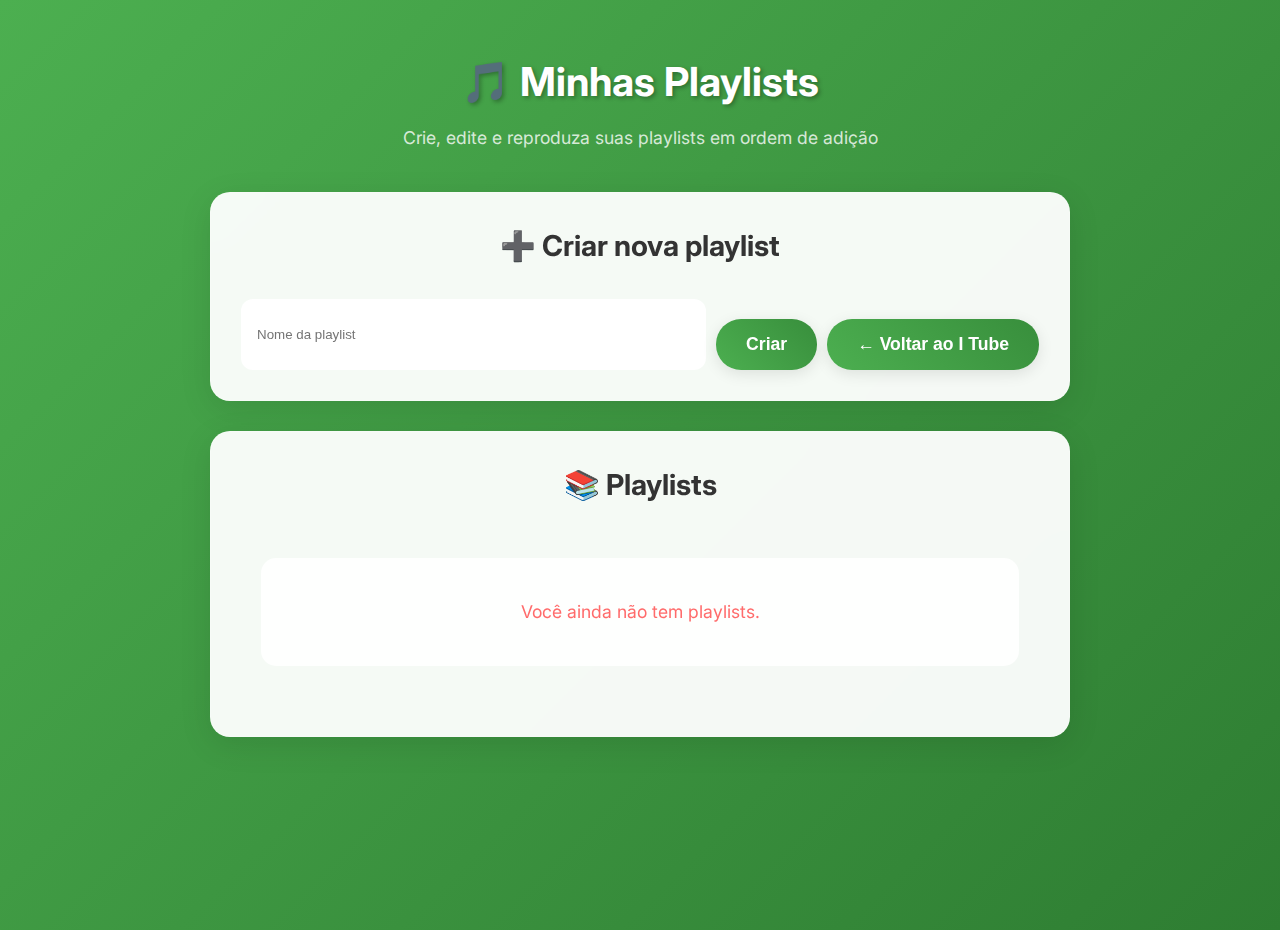
<file: playlists.html>
<!DOCTYPE html>
<html lang="pt-br">
<head>
    <meta charset="UTF-8">
    <meta name="viewport" content="width=device-width, initial-scale=1.0">
    <title>Playlists - I Tube</title>
    <link rel="stylesheet" href="estilo.css">
    <link rel="icon" type="image/svg+xml" href="icon.svg">
    <link rel="preconnect" href="https://fonts.googleapis.com">
    <link rel="preconnect" href="https://fonts.gstatic.com" crossorigin>
    <link href="https://fonts.googleapis.com/css2?family=Inter:wght@300;400;500;600;700&display=swap" rel="stylesheet">
</head>
<body>
    <div class="settings-page">
        <div class="settings-header">
            <h1>🎵 Minhas Playlists</h1>
            <p>Crie, edite e reproduza suas playlists em ordem de adição</p>
        </div>

        <div class="theme-section">
            <h2>➕ Criar nova playlist</h2>
            <div style="display:flex; gap:10px; flex-wrap:wrap;">
                <input id="newPlaylistName" type="text" placeholder="Nome da playlist" style="flex:1; padding:12px 16px; border-radius:12px; border:none;">
                <button class="back-btn" onclick="createPlaylist()">Criar</button>
                <button class="back-btn" onclick="goBack()">← Voltar ao I Tube</button>
            </div>
        </div>

        <div class="theme-section">
            <h2>📚 Playlists</h2>
            <div id="playlistList" class="theme-grid"></div>
        </div>
    </div>

    <script>
        function loadTheme() {
            const savedTheme = localStorage.getItem('selectedTheme') || 'green';
            document.body.setAttribute('data-theme', savedTheme);
        }

        function goBack() {
            window.location.href = 'index.html';
        }

        function getPlaylists() {
            return JSON.parse(localStorage.getItem('playlists')) || {};
        }

        function savePlaylists(playlists) {
            localStorage.setItem('playlists', JSON.stringify(playlists));
        }

        function createPlaylist() {
            const input = document.getElementById('newPlaylistName');
            const name = (input.value || '').trim();
            if (!name) return alert('Digite um nome para a playlist.');
            const playlists = getPlaylists();
            if (playlists[name]) return alert('Já existe uma playlist com esse nome.');
            playlists[name] = [];
            savePlaylists(playlists);
            input.value = '';
            renderPlaylists();
        }

        function deletePlaylist(name) {
            const playlists = getPlaylists();
            if (!playlists[name]) return;
            if (!confirm(`Excluir playlist "${name}"?`)) return;
            delete playlists[name];
            savePlaylists(playlists);
            renderPlaylists();
        }

        function playPlaylist(name) {
            const playlists = getPlaylists();
            const items = playlists[name] || [];
            if (items.length === 0) return alert('Playlist vazia.');
            // Abre o player com o primeiro vídeo e cria fila manual (simplificada via query string)
            const ids = items.map(v => v.id);
            const first = ids[0];
            // Leva para index com hash simples contendo a lista (fallback: toca o primeiro)
            localStorage.setItem('currentQueue', JSON.stringify(ids));
            window.location.href = 'index.html';
        }

        function renderPlaylists() {
            const list = document.getElementById('playlistList');
            list.innerHTML = '';
            const playlists = getPlaylists();
            const names = Object.keys(playlists);
            if (names.length === 0) {
                list.innerHTML = '<div class="error-message">Você ainda não tem playlists.</div>';
                return;
            }
            names.forEach(name => {
                const count = playlists[name].length;
                const div = document.createElement('div');
                div.className = 'theme-option';
                div.innerHTML = `
                    <div class="theme-preview" style="background: var(--secondary-gradient);"></div>
                    <div class="theme-name">${name}</div>
                    <div style="color: var(--text-secondary); margin-top:6px;">${count} vídeo(s)</div>
                    <div style="display:flex; gap:8px; justify-content:center; margin-top:12px;">
                        <button class="back-btn" style="padding:10px 16px;" onclick="playPlaylist('${name.replace(/'/g, "\\'")}')">▶️ Reproduzir</button>
                        <button class="back-btn" style="padding:10px 16px; background:#ff6b6b;" onclick="deletePlaylist('${name.replace(/'/g, "\\'")}')">🗑️ Excluir</button>
                    </div>
                `;
                list.appendChild(div);
            });
        }

        loadTheme();
        renderPlaylists();
    </script>
</body>
</html>
</file>
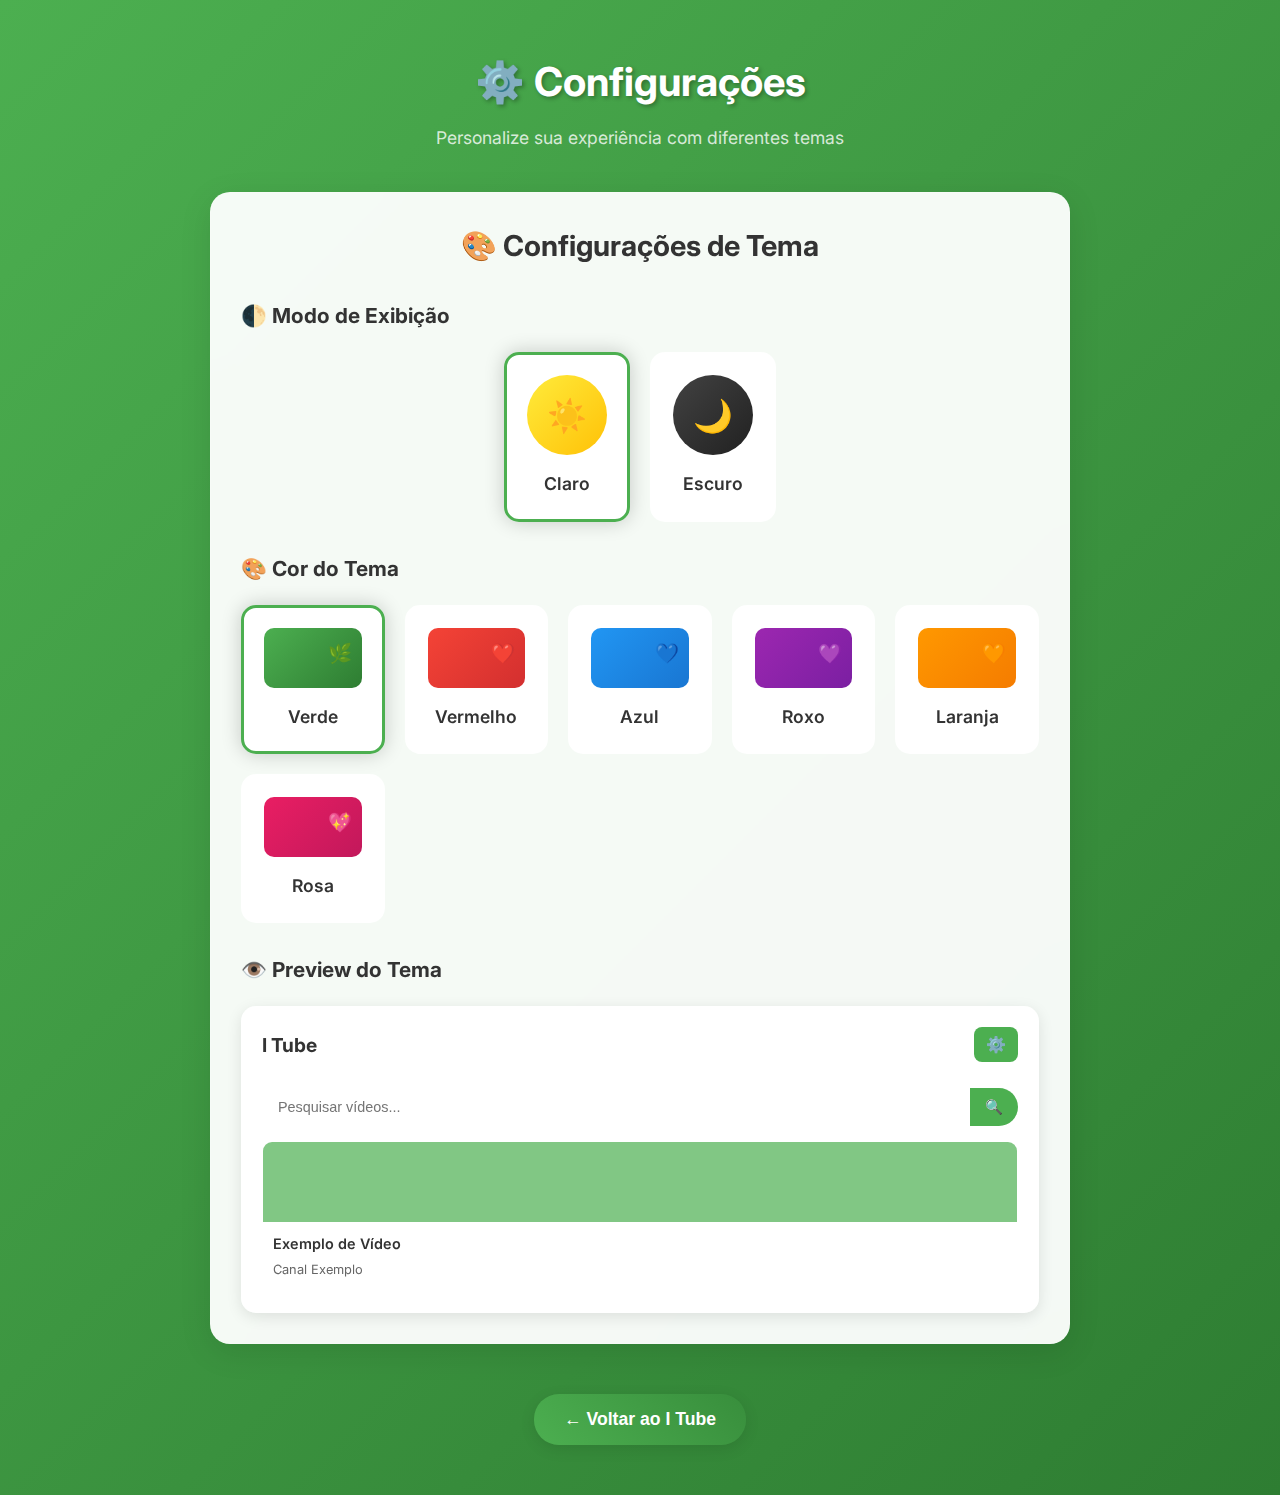
<file: settings.html>
<!DOCTYPE html>
<html lang="pt-br">
<head>
    <meta charset="UTF-8">
    <meta name="viewport" content="width=device-width, initial-scale=1.0">
    <title>Configurações - I Tube</title>
    <link rel="stylesheet" href="estilo.css">
    <link rel="icon" type="image/jpeg" href="icon.jpeg">
    <link rel="preconnect" href="https://fonts.googleapis.com">
    <link rel="preconnect" href="https://fonts.gstatic.com" crossorigin>
    <link href="https://fonts.googleapis.com/css2?family=Inter:wght@300;400;500;600;700&display=swap" rel="stylesheet">
</head>
<body>
    <div class="settings-page">
        <div class="settings-header">
            <h1>⚙️ Configurações</h1>
            <p>Personalize sua experiência com diferentes temas</p>
        </div>

        <div class="theme-section">
            <h2>🎨 Configurações de Tema</h2>
            
            <!-- Seletor de Modo (Claro/Escuro) -->
            <div class="mode-selector">
                <h3>🌓 Modo de Exibição</h3>
                <div class="mode-options">
                    <div class="mode-option active" data-mode="light" onclick="selectMode('light')">
                        <div class="mode-preview light">
                            <span class="mode-emoji">☀️</span>
                        </div>
                        <div class="mode-name">Claro</div>
                    </div>
                    <div class="mode-option" data-mode="dark" onclick="selectMode('dark')">
                        <div class="mode-preview dark">
                            <span class="mode-emoji">🌙</span>
                        </div>
                        <div class="mode-name">Escuro</div>
                    </div>
                </div>
            </div>

            <!-- Seletor de Cores -->
            <div class="color-selector">
                <h3>🎨 Cor do Tema</h3>
                <div class="theme-grid">
                    <div class="theme-option active" data-color="green" onclick="selectColor('green')">
                        <div class="theme-preview" style="background: linear-gradient(135deg, #4caf50 0%, #2e7d32 100%);">
                            <span class="theme-emoji">🌿</span>
                        </div>
                        <div class="theme-name">Verde</div>
                    </div>

                    <div class="theme-option" data-color="red" onclick="selectColor('red')">
                        <div class="theme-preview" style="background: linear-gradient(135deg, #f44336 0%, #d32f2f 100%);">
                            <span class="theme-emoji">❤️</span>
                        </div>
                        <div class="theme-name">Vermelho</div>
                    </div>

                    <div class="theme-option" data-color="blue" onclick="selectColor('blue')">
                        <div class="theme-preview" style="background: linear-gradient(135deg, #2196f3 0%, #1976d2 100%);">
                            <span class="theme-emoji">💙</span>
                        </div>
                        <div class="theme-name">Azul</div>
                    </div>

                    <div class="theme-option" data-color="purple" onclick="selectColor('purple')">
                        <div class="theme-preview" style="background: linear-gradient(135deg, #9c27b0 0%, #7b1fa2 100%);">
                            <span class="theme-emoji">💜</span>
                        </div>
                        <div class="theme-name">Roxo</div>
                    </div>

                    <div class="theme-option" data-color="orange" onclick="selectColor('orange')">
                        <div class="theme-preview" style="background: linear-gradient(135deg, #ff9800 0%, #f57c00 100%);">
                            <span class="theme-emoji">🧡</span>
                        </div>
                        <div class="theme-name">Laranja</div>
                    </div>

                    <div class="theme-option" data-color="pink" onclick="selectColor('pink')">
                        <div class="theme-preview" style="background: linear-gradient(135deg, #e91e63 0%, #c2185b 100%);">
                            <span class="theme-emoji">💖</span>
                        </div>
                        <div class="theme-name">Rosa</div>
                    </div>
                </div>
            </div>

            <!-- Preview do Tema -->
            <div class="theme-preview-section">
                <h3>👁️ Preview do Tema</h3>
                <div class="preview-container">
                    <div class="preview-header">
                        <h4>I Tube</h4>
                        <button class="preview-btn">⚙️</button>
                    </div>
                    <div class="preview-search">
                        <input type="text" placeholder="Pesquisar vídeos..." readonly>
                        <button class="preview-search-btn">🔍</button>
                    </div>
                    <div class="preview-content">
                        <div class="preview-video">
                            <div class="preview-thumbnail"></div>
                            <div class="preview-info">
                                <h5>Exemplo de Vídeo</h5>
                                <p>Canal Exemplo</p>
                            </div>
                        </div>
                    </div>
                </div>
            </div>
        </div>

        <div style="text-align: center;">
            <button class="back-btn" onclick="goBack()">← Voltar ao I Tube</button>
        </div>
    </div>

    <script>
        // Carrega as configurações salvas
        function loadSettings() {
            const savedMode = localStorage.getItem('themeMode') || 'light';
            const savedColor = localStorage.getItem('themeColor') || 'green';
            
            // Aplica o tema combinado
            applyTheme(savedMode, savedColor);
            
            // Atualiza a interface
            updateModeUI(savedMode);
            updateColorUI(savedColor);
        }

        // Aplica o tema combinado
        function applyTheme(mode, color) {
            const themeClass = `${mode}-${color}`;
            document.body.setAttribute('data-theme', themeClass);
            localStorage.setItem('themeMode', mode);
            localStorage.setItem('themeColor', color);
        }

        // Seleciona o modo (claro/escuro)
        function selectMode(mode) {
            const currentColor = localStorage.getItem('themeColor') || 'green';
            applyTheme(mode, currentColor);
            updateModeUI(mode);
        }

        // Seleciona a cor do tema
        function selectColor(color) {
            const currentMode = localStorage.getItem('themeMode') || 'light';
            applyTheme(currentMode, color);
            updateColorUI(color);
        }

        // Atualiza a UI do modo
        function updateModeUI(mode) {
            document.querySelectorAll('.mode-option').forEach(option => {
                option.classList.remove('active');
            });
            document.querySelector(`[data-mode="${mode}"]`).classList.add('active');
        }

        // Atualiza a UI da cor
        function updateColorUI(color) {
            document.querySelectorAll('.theme-option').forEach(option => {
                option.classList.remove('active');
            });
            document.querySelector(`[data-color="${color}"]`).classList.add('active');
        }

        // Volta para a página principal
        function goBack() {
            window.location.href = 'index.html';
        }

        // Carrega as configurações ao inicializar
        loadSettings();
    </script>
</body>
</html>
</file>
<file: estilo.css>
/* Reset básico */
* {
    margin: 0;
    padding: 0;
    box-sizing: border-box;
}

/* Sistema de Temas - CSS Custom Properties */
:root {
    /* Tema Verde Claro (padrão) */
    --primary-gradient: linear-gradient(135deg, #4caf50 0%, #2e7d32 100%);
    --secondary-gradient: linear-gradient(45deg, #4caf50, #388e3c);
    --accent-color: #4caf50;
    --accent-hover: #388e3c;
    --text-primary: #333;
    --text-secondary: #666;
    --background-glass: rgba(255,255,255,0.95);
    --shadow-color: rgba(0,0,0,0.1);
    --card-background: rgba(255,255,255,0.95);
    --input-background: rgba(255,255,255,0.9);
    --border-color: rgba(255,255,255,0.2);
}

/* Temas Claro - Verde */
[data-theme="light-green"] {
    --primary-gradient: linear-gradient(135deg, #4caf50 0%, #2e7d32 100%);
    --secondary-gradient: linear-gradient(45deg, #4caf50, #388e3c);
    --accent-color: #4caf50;
    --accent-hover: #388e3c;
    --text-primary: #333;
    --text-secondary: #666;
    --background-glass: rgba(255,255,255,0.95);
    --shadow-color: rgba(0,0,0,0.1);
    --card-background: rgba(255,255,255,0.95);
    --input-background: rgba(255,255,255,0.9);
    --border-color: rgba(255,255,255,0.2);
}

/* Temas Claro - Vermelho */
[data-theme="light-red"] {
    --primary-gradient: linear-gradient(135deg, #f44336 0%, #d32f2f 100%);
    --secondary-gradient: linear-gradient(45deg, #f44336, #d32f2f);
    --accent-color: #f44336;
    --accent-hover: #d32f2f;
    --text-primary: #333;
    --text-secondary: #666;
    --background-glass: rgba(255,255,255,0.95);
    --shadow-color: rgba(0,0,0,0.1);
    --card-background: rgba(255,255,255,0.95);
    --input-background: rgba(255,255,255,0.9);
    --border-color: rgba(255,255,255,0.2);
}

/* Temas Claro - Azul */
[data-theme="light-blue"] {
    --primary-gradient: linear-gradient(135deg, #2196f3 0%, #1976d2 100%);
    --secondary-gradient: linear-gradient(45deg, #2196f3, #1976d2);
    --accent-color: #2196f3;
    --accent-hover: #1976d2;
    --text-primary: #333;
    --text-secondary: #666;
    --background-glass: rgba(255,255,255,0.95);
    --shadow-color: rgba(0,0,0,0.1);
    --card-background: rgba(255,255,255,0.95);
    --input-background: rgba(255,255,255,0.9);
    --border-color: rgba(255,255,255,0.2);
}

/* Temas Claro - Roxo */
[data-theme="light-purple"] {
    --primary-gradient: linear-gradient(135deg, #9c27b0 0%, #7b1fa2 100%);
    --secondary-gradient: linear-gradient(45deg, #9c27b0, #7b1fa2);
    --accent-color: #9c27b0;
    --accent-hover: #7b1fa2;
    --text-primary: #333;
    --text-secondary: #666;
    --background-glass: rgba(255,255,255,0.95);
    --shadow-color: rgba(0,0,0,0.1);
    --card-background: rgba(255,255,255,0.95);
    --input-background: rgba(255,255,255,0.9);
    --border-color: rgba(255,255,255,0.2);
}

/* Temas Claro - Laranja */
[data-theme="light-orange"] {
    --primary-gradient: linear-gradient(135deg, #ff9800 0%, #f57c00 100%);
    --secondary-gradient: linear-gradient(45deg, #ff9800, #f57c00);
    --accent-color: #ff9800;
    --accent-hover: #f57c00;
    --text-primary: #333;
    --text-secondary: #666;
    --background-glass: rgba(255,255,255,0.95);
    --shadow-color: rgba(0,0,0,0.1);
    --card-background: rgba(255,255,255,0.95);
    --input-background: rgba(255,255,255,0.9);
    --border-color: rgba(255,255,255,0.2);
}

/* Temas Claro - Rosa */
[data-theme="light-pink"] {
    --primary-gradient: linear-gradient(135deg, #e91e63 0%, #c2185b 100%);
    --secondary-gradient: linear-gradient(45deg, #e91e63, #c2185b);
    --accent-color: #e91e63;
    --accent-hover: #c2185b;
    --text-primary: #333;
    --text-secondary: #666;
    --background-glass: rgba(255,255,255,0.95);
    --shadow-color: rgba(0,0,0,0.1);
    --card-background: rgba(255,255,255,0.95);
    --input-background: rgba(255,255,255,0.9);
    --border-color: rgba(255,255,255,0.2);
}

/* Temas Escuro - Verde */
[data-theme="dark-green"] {
    --primary-gradient: linear-gradient(135deg, #2e7d32 0%, #1b5e20 100%);
    --secondary-gradient: linear-gradient(45deg, #2e7d32, #1b5e20);
    --accent-color: #4caf50;
    --accent-hover: #66bb6a;
    --text-primary: #ffffff;
    --text-secondary: #b0b0b0;
    --background-glass: rgba(0,0,0,0.7);
    --shadow-color: rgba(0,0,0,0.3);
    --card-background: rgba(30,30,30,0.9);
    --input-background: rgba(40,40,40,0.9);
    --border-color: rgba(255,255,255,0.1);
}

/* Temas Escuro - Vermelho */
[data-theme="dark-red"] {
    --primary-gradient: linear-gradient(135deg, #d32f2f 0%, #b71c1c 100%);
    --secondary-gradient: linear-gradient(45deg, #d32f2f, #b71c1c);
    --accent-color: #f44336;
    --accent-hover: #ef5350;
    --text-primary: #ffffff;
    --text-secondary: #b0b0b0;
    --background-glass: rgba(0,0,0,0.7);
    --shadow-color: rgba(0,0,0,0.3);
    --card-background: rgba(30,30,30,0.9);
    --input-background: rgba(40,40,40,0.9);
    --border-color: rgba(255,255,255,0.1);
}

/* Temas Escuro - Azul */
[data-theme="dark-blue"] {
    --primary-gradient: linear-gradient(135deg, #1976d2 0%, #0d47a1 100%);
    --secondary-gradient: linear-gradient(45deg, #1976d2, #0d47a1);
    --accent-color: #2196f3;
    --accent-hover: #42a5f5;
    --text-primary: #ffffff;
    --text-secondary: #b0b0b0;
    --background-glass: rgba(0,0,0,0.7);
    --shadow-color: rgba(0,0,0,0.3);
    --card-background: rgba(30,30,30,0.9);
    --input-background: rgba(40,40,40,0.9);
    --border-color: rgba(255,255,255,0.1);
}

/* Temas Escuro - Roxo */
[data-theme="dark-purple"] {
    --primary-gradient: linear-gradient(135deg, #7b1fa2 0%, #4a148c 100%);
    --secondary-gradient: linear-gradient(45deg, #7b1fa2, #4a148c);
    --accent-color: #9c27b0;
    --accent-hover: #ba68c8;
    --text-primary: #ffffff;
    --text-secondary: #b0b0b0;
    --background-glass: rgba(0,0,0,0.7);
    --shadow-color: rgba(0,0,0,0.3);
    --card-background: rgba(30,30,30,0.9);
    --input-background: rgba(40,40,40,0.9);
    --border-color: rgba(255,255,255,0.1);
}

/* Temas Escuro - Laranja */
[data-theme="dark-orange"] {
    --primary-gradient: linear-gradient(135deg, #f57c00 0%, #e65100 100%);
    --secondary-gradient: linear-gradient(45deg, #f57c00, #e65100);
    --accent-color: #ff9800;
    --accent-hover: #ffb74d;
    --text-primary: #ffffff;
    --text-secondary: #b0b0b0;
    --background-glass: rgba(0,0,0,0.7);
    --shadow-color: rgba(0,0,0,0.3);
    --card-background: rgba(30,30,30,0.9);
    --input-background: rgba(40,40,40,0.9);
    --border-color: rgba(255,255,255,0.1);
}

/* Temas Escuro - Rosa */
[data-theme="dark-pink"] {
    --primary-gradient: linear-gradient(135deg, #c2185b 0%, #880e4f 100%);
    --secondary-gradient: linear-gradient(45deg, #c2185b, #880e4f);
    --accent-color: #e91e63;
    --accent-hover: #f06292;
    --text-primary: #ffffff;
    --text-secondary: #b0b0b0;
    --background-glass: rgba(0,0,0,0.7);
    --shadow-color: rgba(0,0,0,0.3);
    --card-background: rgba(30,30,30,0.9);
    --input-background: rgba(40,40,40,0.9);
    --border-color: rgba(255,255,255,0.1);
}

body {
    font-family: 'Inter', 'Segoe UI', Tahoma, Geneva, Verdana, sans-serif;
    background: var(--primary-gradient);
    min-height: 100vh;
    color: var(--text-primary);
    line-height: 1.6;
    transition: background 0.3s ease;
}

header {
    background: var(--primary-gradient);
    color: white;
    padding: 30px 20px;
    text-align: center;
    box-shadow: 0 8px 32px var(--shadow-color);
    backdrop-filter: blur(10px);
    border-bottom: 1px solid rgba(255,255,255,0.1);
    position: relative;
    transition: background 0.3s ease;
    overflow: visible;
}

header h1 {
    margin-bottom: 20px;
    font-size: 3em;
    font-weight: 700;
    color: #fff;
    text-shadow: 2px 2px 4px rgba(0,0,0,0.3);
    display: flex;
    align-items: center;
    gap: 12px;
}

.brand-icon {
    width: 48px;
    height: 48px;
    filter: drop-shadow(0 2px 4px rgba(0,0,0,0.3));
    border-radius: 8px;
}

.settings-btn {
    position: absolute;
    top: 20px;
    right: 20px;
    background: rgba(255,255,255,0.2);
    border: none;
    border-radius: 50%;
    width: 50px;
    height: 50px;
    cursor: pointer;
    display: flex;
    align-items: center;
    justify-content: center;
    font-size: 1.5em;
    transition: all 0.3s ease;
    backdrop-filter: blur(10px);
    z-index: 10;
}

.settings-btn:hover {
    background: rgba(255,255,255,0.3);
    transform: scale(1.1) rotate(90deg);
}

/* Garantir que não haja sobreposição de elementos */
header > * {
    position: relative;
    z-index: auto;
}

header .settings-btn {
    position: absolute !important;
    z-index: 100 !important;
}

.search-bar {
    display: flex;
    justify-content: center;
    gap: 0;
    max-width: 600px;
    margin: 0 auto;
}

#search-input {
    flex: 1;
    padding: 15px 20px;
    border: none;
    border-radius: 25px 0 0 25px;
    font-size: 1.1em;
    background: rgba(255,255,255,0.9);
    backdrop-filter: blur(10px);
    box-shadow: 0 4px 15px rgba(0,0,0,0.1);
    transition: all 0.3s ease;
}

#search-input:focus {
    outline: none;
    background: rgba(255,255,255,1);
    box-shadow: 0 6px 20px rgba(0,0,0,0.15);
    transform: translateY(-2px);
}

#search-button {
    padding: 15px 25px;
    background: var(--secondary-gradient);
    color: white;
    border: none;
    cursor: pointer;
    border-radius: 0 25px 25px 0;
    font-size: 1.1em;
    font-weight: 600;
    transition: all 0.3s ease;
    box-shadow: 0 4px 15px var(--shadow-color);
}

#search-button:hover {
    background: var(--accent-hover);
    transform: translateY(-2px);
    box-shadow: 0 6px 20px rgba(0,0,0,0.2);
}

#search-button:active {
    transform: translateY(0);
}

#playlists-button {
    margin-left: 10px;
    padding: 15px 20px;
    background: var(--background-glass);
    color: var(--text-primary);
    border: none;
    cursor: pointer;
    border-radius: 25px;
    font-size: 1.05em;
    font-weight: 600;
    transition: all 0.3s ease;
    box-shadow: 0 4px 15px var(--shadow-color);
}

#playlists-button:hover {
    transform: translateY(-2px);
    box-shadow: 0 6px 20px rgba(0,0,0,0.2);
}

#favorites-button {
    margin-left: 10px;
    padding: 15px 20px;
    background: var(--background-glass);
    color: var(--text-primary);
    border: none;
    cursor: pointer;
    border-radius: 25px;
    font-size: 1.05em;
    font-weight: 600;
    transition: all 0.3s ease;
    box-shadow: 0 4px 15px var(--shadow-color);
}

#favorites-button:hover {
    transform: translateY(-2px);
    box-shadow: 0 6px 20px rgba(0,0,0,0.2);
}

main {
    max-width: 1400px;
    margin: 30px auto;
    padding: 20px;
    display: grid;
    grid-template-columns: repeat(auto-fill, minmax(320px, 1fr));
    gap: 25px;
}

.video-item {
    background: var(--background-glass);
    border-radius: 15px;
    box-shadow: 0 8px 32px var(--shadow-color);
    overflow: hidden;
    cursor: pointer;
    transition: all 0.3s ease;
    backdrop-filter: blur(10px);
    border: 1px solid rgba(255,255,255,0.2);
}

.video-item:hover {
    transform: translateY(-8px) scale(1.02);
    box-shadow: 0 20px 40px rgba(0,0,0,0.2);
}

.video-item img {
    width: 100%;
    height: 200px;
    object-fit: cover;
    display: block;
    transition: transform 0.3s ease;
}

.video-item:hover img {
    transform: scale(1.05);
}

.video-info {
    padding: 20px;
}

.video-item h3 {
    font-size: 1.1em;
    color: var(--text-primary);
    margin-bottom: 10px;
    font-weight: 600;
    display: -webkit-box;
    -webkit-line-clamp: 2;
    -webkit-box-orient: vertical;  
    overflow: hidden;
    line-height: 1.4;
}

.video-meta {
    display: flex;
    justify-content: space-between;
    align-items: center;
    font-size: 0.9em;
    color: var(--text-secondary);
    margin-top: 10px;
}

.channel-name {
    font-weight: 500;
    color: var(--accent-color);
}

.favorite-btn {
    background: none;
    border: none;
    font-size: 1.2em;
    cursor: pointer;
    padding: 5px;
    border-radius: 50%;
    transition: all 0.3s ease;
}

.favorite-btn:hover {
    background: rgba(255,255,255,0.2);
    transform: scale(1.2);
}

.favorite-btn.favorited {
    animation: heartbeat 1.5s ease-in-out infinite;
}

@keyframes heartbeat {
    0% { transform: scale(1); }
    14% { transform: scale(1.3); }
    28% { transform: scale(1); }
    42% { transform: scale(1.3); }
    70% { transform: scale(1); }
}

/* Estilo para quando o vídeo está sendo reproduzido */
.video-player {
    grid-column: 1 / -1;
    background: rgba(0,0,0,0.9);
    border-radius: 15px;
    overflow: hidden;
    box-shadow: 0 20px 40px rgba(0,0,0,0.3);
    margin-bottom: 20px;
    position: relative;
}

/* Modal de Playlists */
.modal-overlay {
    position: fixed;
    inset: 0;
    background: rgba(0,0,0,0.45);
    display: flex;
    align-items: center;
    justify-content: center;
    z-index: 2000;
}

.modal {
    width: 95%;
    max-width: 560px;
    background: var(--background-glass);
    border-radius: 16px;
    box-shadow: 0 20px 40px rgba(0,0,0,0.25);
    overflow: hidden;
}

.modal-header {
    display: flex;
    justify-content: space-between;
    align-items: center;
    padding: 16px 20px;
    background: var(--secondary-gradient);
    color: #fff;
}

.modal-close {
    background: rgba(255,255,255,0.25);
    border: none;
    color: #fff;
    width: 36px;
    height: 36px;
    border-radius: 8px;
    cursor: pointer;
}

.modal-body {
    padding: 20px;
}

.modal-label { display:block; font-weight:600; margin-bottom:8px; color: var(--text-primary); }
.modal-sep { text-align:center; color: var(--text-secondary); margin: 12px 0; }
.modal-row { display:flex; gap:10px; }
.modal-row input { flex:1; padding:12px 14px; border-radius:12px; border:none; background:#fff; }
.modal-action { padding: 12px 16px; border:none; border-radius:12px; background: var(--secondary-gradient); color:#fff; cursor:pointer; }

.playlist-list { display:grid; grid-template-columns: 1fr; gap:10px; margin-bottom:10px; }
.playlist-item { display:flex; justify-content:space-between; align-items:center; background:#fff; border-radius:12px; padding:12px 14px; }
.playlist-item button { border:none; background: var(--secondary-gradient); color:#fff; padding:8px 12px; border-radius:10px; cursor:pointer; }

.modal-footer { padding: 14px 20px; background: rgba(0,0,0,0.03); display:flex; justify-content:flex-end; }
.modal-secondary { border:none; background: #eee; padding:10px 14px; border-radius:10px; cursor:pointer; }

.video-player iframe {
    width: 100%;
    height: 600px;
    border: none;
    border-radius: 15px;
}

.player-controls {
    position: absolute;
    top: 20px;
    right: 20px;
    display: flex;
    gap: 10px;
}

.control-btn {
    background: rgba(255,255,255,0.9);
    border: none;
    border-radius: 50%;
    width: 50px;
    height: 50px;
    cursor: pointer;
    display: flex;
    align-items: center;
    justify-content: center;
    font-size: 1.2em;
    transition: all 0.3s ease;
    backdrop-filter: blur(10px);
}

.control-btn:hover {
    background: rgba(255,255,255,1);
    transform: scale(1.1);
}

.add-playlist-btn {
    background: rgba(255,255,255,0.9);
    border: none;
    border-radius: 10px;
    padding: 6px 10px;
    cursor: pointer;
    transition: all 0.2s ease;
}

.add-playlist-btn:hover {
    background: rgba(255,255,255,1);
    transform: translateY(-2px);
}

/* Estados de carregamento */
.loading {
    display: flex;
    justify-content: center;
    align-items: center;
    height: 200px;
    font-size: 1.2em;
    color: #666;
}

.spinner {
    width: 40px;
    height: 40px;
    border: 4px solid #f3f3f3;
    border-top: 4px solid #667eea;
    border-radius: 50%;
    animation: spin 1s linear infinite;
    margin-right: 15px;
}

@keyframes spin {
    0% { transform: rotate(0deg); }
    100% { transform: rotate(360deg); }
}

/* Mensagens de erro */
.error-message {
    text-align: center;
    padding: 40px;
    color: #ff6b6b;
    font-size: 1.1em;
    background: rgba(255,255,255,0.9);
    border-radius: 15px;
    margin: 20px;
}

/* Página de Configurações */
.settings-page {
    max-width: 900px;
    margin: 30px auto;
    padding: 20px;
}

.settings-header {
    text-align: center;
    margin-bottom: 40px;
}

.settings-header h1 {
    color: white;
    font-size: 2.5em;
    margin-bottom: 10px;
    text-shadow: 2px 2px 4px rgba(0,0,0,0.3);
}

.settings-header p {
    color: rgba(255,255,255,0.8);
    font-size: 1.1em;
}

.theme-section {
    background: var(--background-glass);
    border-radius: 20px;
    padding: 30px;
    margin-bottom: 30px;
    box-shadow: 0 8px 32px var(--shadow-color);
    backdrop-filter: blur(10px);
    border: 1px solid var(--border-color);
}

.theme-section h2 {
    color: var(--text-primary);
    margin-bottom: 30px;
    font-size: 1.8em;
    text-align: center;
}

.theme-section h3 {
    color: var(--text-primary);
    margin-bottom: 20px;
    font-size: 1.3em;
    margin-top: 30px;
}

.theme-section h3:first-child {
    margin-top: 0;
}

/* Seletor de Modo */
.mode-selector {
    margin-bottom: 30px;
}

.mode-options {
    display: flex;
    gap: 20px;
    justify-content: center;
    flex-wrap: wrap;
}

.mode-option {
    background: var(--card-background);
    border: 3px solid transparent;
    border-radius: 15px;
    padding: 20px;
    text-align: center;
    cursor: pointer;
    transition: all 0.3s ease;
    position: relative;
    overflow: hidden;
    min-width: 120px;
}

.mode-option:hover {
    transform: translateY(-5px);
    box-shadow: 0 10px 25px var(--shadow-color);
}

.mode-option.active {
    border-color: var(--accent-color);
    box-shadow: 0 0 20px rgba(0,0,0,0.2);
}

.mode-preview {
    width: 80px;
    height: 80px;
    border-radius: 50%;
    margin: 0 auto 15px;
    position: relative;
    display: flex;
    align-items: center;
    justify-content: center;
}

.mode-preview.light {
    background: linear-gradient(135deg, #ffeb3b 0%, #ffc107 100%);
}

.mode-preview.dark {
    background: linear-gradient(135deg, #424242 0%, #212121 100%);
}

.mode-name {
    font-weight: 600;
    color: var(--text-primary);
    font-size: 1.1em;
}

.mode-emoji {
    font-size: 2em;
}

/* Seletor de Cores */
.color-selector {
    margin-bottom: 30px;
}

.theme-grid {
    display: grid;
    grid-template-columns: repeat(auto-fit, minmax(140px, 1fr));
    gap: 20px;
    margin-bottom: 20px;
}

.theme-option {
    background: var(--card-background);
    border: 3px solid transparent;
    border-radius: 15px;
    padding: 20px;
    text-align: center;
    cursor: pointer;
    transition: all 0.3s ease;
    position: relative;
    overflow: hidden;
}

.theme-option:hover {
    transform: translateY(-5px);
    box-shadow: 0 10px 25px var(--shadow-color);
}

.theme-option.active {
    border-color: var(--accent-color);
    box-shadow: 0 0 20px rgba(0,0,0,0.2);
}

.theme-preview {
    width: 100%;
    height: 60px;
    border-radius: 10px;
    margin-bottom: 15px;
    position: relative;
}

.theme-name {
    font-weight: 600;
    color: var(--text-primary);
    font-size: 1.1em;
}

.theme-emoji {
    position: absolute;
    top: 10px;
    right: 10px;
    font-size: 1.2em;
}

/* Preview do Tema */
.theme-preview-section {
    margin-top: 30px;
}

.preview-container {
    background: var(--card-background);
    border-radius: 15px;
    padding: 20px;
    border: 1px solid var(--border-color);
    box-shadow: 0 4px 15px var(--shadow-color);
}

.preview-header {
    display: flex;
    justify-content: space-between;
    align-items: center;
    margin-bottom: 15px;
    padding-bottom: 10px;
    border-bottom: 1px solid var(--border-color);
}

.preview-header h4 {
    color: var(--text-primary);
    font-size: 1.2em;
    margin: 0;
}

.preview-btn {
    background: var(--accent-color);
    color: white;
    border: none;
    border-radius: 8px;
    padding: 8px 12px;
    cursor: pointer;
    font-size: 1em;
}

.preview-search {
    display: flex;
    gap: 0;
    margin-bottom: 15px;
}

.preview-search input {
    flex: 1;
    padding: 10px 15px;
    border: 1px solid var(--border-color);
    border-radius: 20px 0 0 20px;
    background: var(--input-background);
    color: var(--text-primary);
    font-size: 0.9em;
}

.preview-search input:focus {
    outline: none;
    border-color: var(--accent-color);
}

.preview-search-btn {
    padding: 10px 15px;
    background: var(--accent-color);
    color: white;
    border: none;
    border-radius: 0 20px 20px 0;
    cursor: pointer;
    font-size: 0.9em;
}

.preview-content {
    display: flex;
    gap: 15px;
}

.preview-video {
    flex: 1;
    background: var(--card-background);
    border-radius: 10px;
    overflow: hidden;
    border: 1px solid var(--border-color);
}

.preview-thumbnail {
    width: 100%;
    height: 80px;
    background: var(--accent-color);
    opacity: 0.7;
}

.preview-info {
    padding: 10px;
}

.preview-info h5 {
    color: var(--text-primary);
    font-size: 0.9em;
    margin: 0 0 5px 0;
    font-weight: 600;
}

.preview-info p {
    color: var(--text-secondary);
    font-size: 0.8em;
    margin: 0;
}

.back-btn {
    background: var(--secondary-gradient);
    color: white;
    border: none;
    border-radius: 25px;
    padding: 15px 30px;
    font-size: 1.1em;
    font-weight: 600;
    cursor: pointer;
    transition: all 0.3s ease;
    box-shadow: 0 4px 15px var(--shadow-color);
    margin-top: 20px;
}

.back-btn:hover {
    background: var(--accent-hover);
    transform: translateY(-2px);
    box-shadow: 0 6px 20px rgba(0,0,0,0.2);
}

/* Responsividade */
@media (max-width: 768px) {
    header h1 {
        font-size: 2em;
    }
    
    .search-bar {
        flex-direction: column;
        gap: 10px;
    }
    
    #search-input {
        border-radius: 25px;
    }
    
    #search-button {
        border-radius: 25px;
    }
    
    #playlists-button, #favorites-button {
        margin-left: 0;
        margin-top: 5px;
    }
    
    main {
        grid-template-columns: 1fr;
        padding: 15px;
    }
    
    .video-player iframe {
        height: 250px;
    }
    
    .player-controls {
        top: 10px;
        right: 10px;
    }
    
    .control-btn {
        width: 40px;
        height: 40px;
        font-size: 1em;
    }
}
</file>
